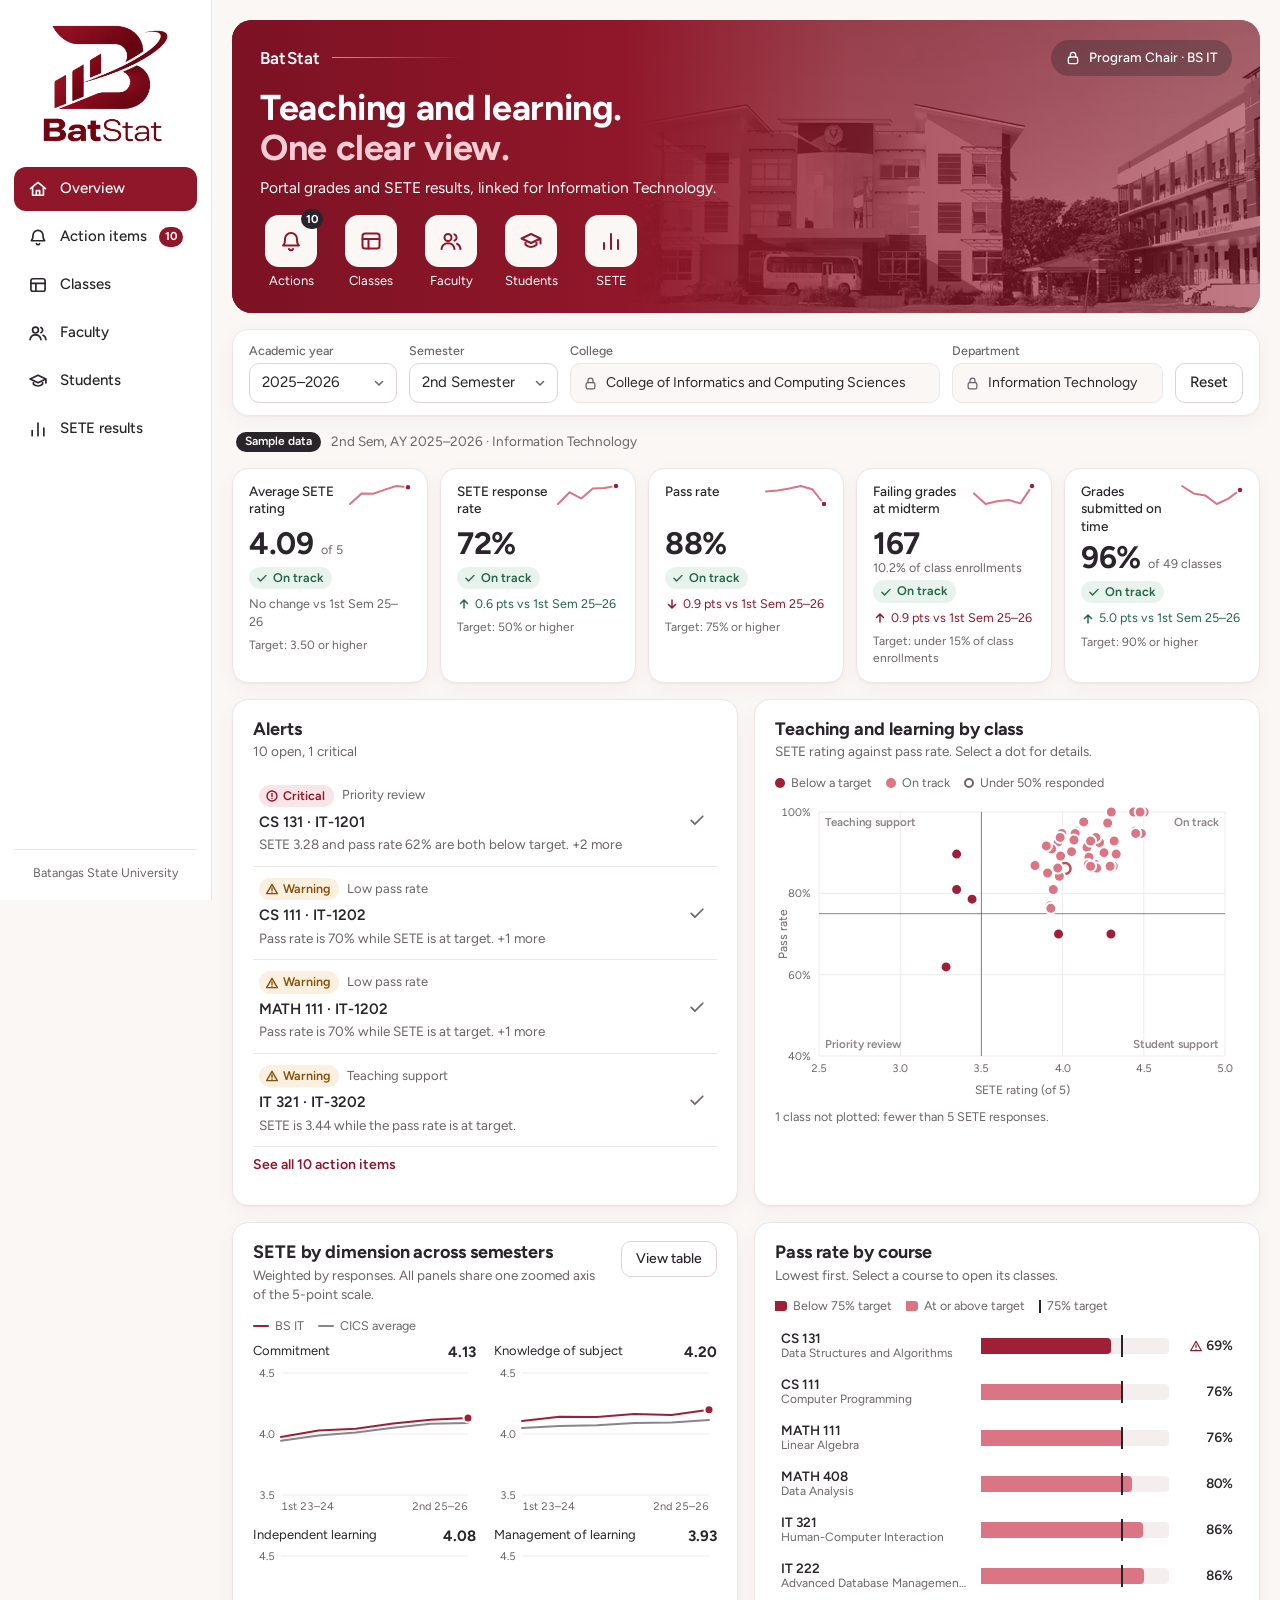
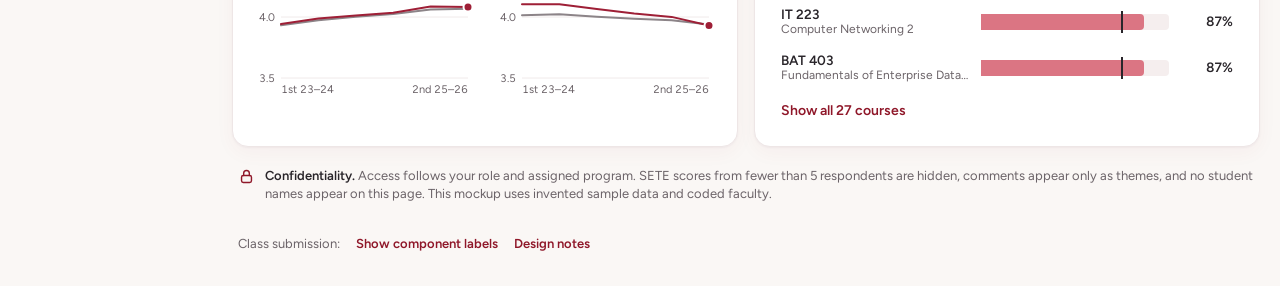
<file: index.html>
<!doctype html>
<html lang="en">
<head>
  <meta charset="utf-8">
  <meta name="viewport" content="width=device-width, initial-scale=1, viewport-fit=cover">
  <title>BatStat Dashboard</title>
  <meta name="description" content="BatStat: a one-page analytics dashboard for program chairs that links portal grades with SETE results.">
  <meta name="theme-color" content="#8F1729">
  <link rel="icon" type="image/png" href="assets/img/favicon.png">
  <link rel="preconnect" href="https://fonts.googleapis.com">
  <link rel="preconnect" href="https://fonts.gstatic.com" crossorigin>
  <link href="https://fonts.googleapis.com/css2?family=Figtree:wght@400;500;600;700&display=swap" rel="stylesheet">
  <link rel="stylesheet" href="css/styles.css">
</head>
<body>
  <svg class="sprite" aria-hidden="true" width="0" height="0">
    <defs>
      <symbol id="i-home" viewBox="0 0 24 24"><path d="M3 11.5 12 4l9 7.5M5.5 10v9.5h13V10M10 19.5V14h4v5.5"/></symbol>
      <symbol id="i-bell" viewBox="0 0 24 24"><path d="M6 10a6 6 0 1 1 12 0c0 5 2 6.5 2 6.5H4S6 15 6 10ZM10 20a2.2 2.2 0 0 0 4 0"/></symbol>
      <symbol id="i-chart" viewBox="0 0 24 24"><path d="M5 20v-6M12 20V5M19 20v-9"/></symbol>
      <symbol id="i-table" viewBox="0 0 24 24"><rect x="3.5" y="4.5" width="17" height="15" rx="2.5"/><path d="M3.5 10h17M9.5 10v9.5"/></symbol>
      <symbol id="i-people" viewBox="0 0 24 24"><circle cx="9" cy="8.5" r="3.5"/><path d="M2.5 20c.6-3.8 3-5.8 6.5-5.8s5.9 2 6.5 5.8M15.5 5.3a3.5 3.5 0 0 1 0 6.4M18 14.8c2 .8 3.1 2.5 3.5 5.2"/></symbol>
      <symbol id="i-note" viewBox="0 0 24 24"><path d="M6 3.5h9l4 4v13H6zM14.5 3.5V8H19M9.5 12.5h6M9.5 16.5h6"/></symbol>
      <symbol id="i-lock" viewBox="0 0 24 24"><rect x="5" y="10.5" width="14" height="10" rx="2.5"/><path d="M8 10.5V7.5a4 4 0 0 1 8 0v3"/></symbol>
      <symbol id="i-check" viewBox="0 0 24 24"><path d="m5 12.5 4.5 4.5L19 7.5"/></symbol>
      <symbol id="i-warn" viewBox="0 0 24 24"><path d="M12 4 2.8 20h18.4zM12 10v4.5M12 17.5v.2"/></symbol>
      <symbol id="i-alert" viewBox="0 0 24 24"><circle cx="12" cy="12" r="8.5"/><path d="M12 7.5v5.5M12 16.2v.2"/></symbol>
      <symbol id="i-info" viewBox="0 0 24 24"><circle cx="12" cy="12" r="8.5"/><path d="M12 11v5.2M12 7.8v.2"/></symbol>
      <symbol id="i-up" viewBox="0 0 24 24"><path d="M12 19V5M6 11l6-6 6 6"/></symbol>
      <symbol id="i-down" viewBox="0 0 24 24"><path d="M12 5v14M6 13l6 6 6-6"/></symbol>
      <symbol id="i-close" viewBox="0 0 24 24"><path d="M6 6l12 12M18 6 6 18"/></symbol>
      <symbol id="i-search" viewBox="0 0 24 24"><circle cx="11" cy="11" r="6.5"/><path d="m20 20-4.2-4.2"/></symbol>
      <symbol id="i-cap" viewBox="0 0 24 24"><path d="M2.5 9.5 12 5l9.5 4.5L12 14zM6.5 11.5v4.3c1.6 1.5 3.6 2.2 5.5 2.2s3.9-.7 5.5-2.2v-4.3M21.5 9.5v5"/></symbol>
      <symbol id="i-tag" viewBox="0 0 24 24"><circle cx="12" cy="12" r="8.5"/><path d="M12 8.5v7M8.5 12h7"/></symbol>
    </defs>
  </svg>

  <aside class="sidebar" aria-label="Main navigation">
    <a class="brand" href="#overview" aria-label="BatStat overview">
      <img class="brand-full" src="assets/img/logo-full.png" alt="BatStat" width="480" height="449">
      <img class="brand-mark" src="assets/img/logo-mark.png" alt="BatStat" width="256" height="169">
    </a>
    <nav class="side-nav">
      <a href="#overview" data-nav="overview" title="Overview"><svg class="icon"><use href="#i-home"/></svg><span>Overview</span></a>
      <a href="#actions" data-nav="actions" title="Action items"><svg class="icon"><use href="#i-bell"/></svg><span>Action items</span><b class="nav-badge" hidden></b></a>
      <a href="#classes" data-nav="classes" title="Classes"><svg class="icon"><use href="#i-table"/></svg><span>Classes</span></a>
      <a href="#faculty" data-nav="faculty" title="Faculty"><svg class="icon"><use href="#i-people"/></svg><span>Faculty</span></a>
      <a href="#students" data-nav="students" title="Student outcomes"><svg class="icon"><use href="#i-cap"/></svg><span>Students</span></a>
      <a href="#sete" data-nav="sete" title="SETE results"><svg class="icon"><use href="#i-chart"/></svg><span>SETE results</span></a>
    </nav>
    <p class="side-foot">Batangas State University</p>
  </aside>

  <main class="main">
    <header class="hero" id="hero" data-note="1">
      <img class="hero-img" alt="" src="assets/img/campus-1280.jpg"
           srcset="assets/img/campus-1280.jpg 1280w, assets/img/campus-2560.jpg 2560w"
           sizes="(max-width: 760px) 200vw, 60vw">
      <div class="hero-wash" aria-hidden="true"></div>
      <div class="hero-body">
        <div class="hero-top">
          <p class="eyebrow"><img class="eyebrow-mark" src="assets/img/logo-mark.png" alt="" width="256" height="169"><span>BatStat</span></p>
          <p class="role-pill"><svg class="icon"><use href="#i-lock"/></svg><span id="rolePill">Program Chair · BS IT</span></p>
        </div>
        <h1 id="heroTitle"></h1>
        <p class="hero-sub" id="heroSub"></p>
        <nav class="tiles" aria-label="Go to page">
          <a class="tile" href="#actions"><span class="tile-icon"><svg class="icon"><use href="#i-bell"/></svg><b class="badge nav-badge" hidden></b></span><span>Actions</span></a>
          <a class="tile" href="#classes"><span class="tile-icon"><svg class="icon"><use href="#i-table"/></svg></span><span>Classes</span></a>
          <a class="tile" href="#faculty"><span class="tile-icon"><svg class="icon"><use href="#i-people"/></svg></span><span>Faculty</span></a>
          <a class="tile" href="#students"><span class="tile-icon"><svg class="icon"><use href="#i-cap"/></svg></span><span>Students</span></a>
          <a class="tile" href="#sete"><span class="tile-icon"><svg class="icon"><use href="#i-chart"/></svg></span><span>SETE</span></a>
        </nav>
      </div>
    </header>

    <form class="filters" id="filters" data-note="2" aria-label="Dashboard filters" onsubmit="return false">
      <label class="field"><span>Academic year</span><select id="fAy"></select></label>
      <label class="field"><span>Semester</span><select id="fSem"></select></label>
      <div class="field wide"><span>College</span><p class="fixed-value" title="Set by your Program Chair account"><svg class="icon" aria-hidden="true"><use href="#i-lock"/></svg><b id="fCollege"></b></p></div>
      <div class="field"><span>Department</span><p class="fixed-value" title="Set by your Program Chair account"><svg class="icon" aria-hidden="true"><use href="#i-lock"/></svg><b id="fDept"></b></p></div>
      <div class="filter-actions">
        <button type="button" class="btn ghost" id="resetBtn">Reset</button>
      </div>
    </form>

    <p class="context-line" id="contextLine" role="status"></p>

    <!-- Overview: the one-page dashboard for Part III -->
    <div class="view" data-view="overview">
      <section class="kpis" id="kpis" aria-label="Key performance indicators"></section>

      <div class="grid two">
        <section class="card" id="alerts" data-note="8" aria-labelledby="alertsTitle">
          <div class="card-head">
            <div>
              <h2 id="alertsTitle">Alerts</h2>
              <p class="card-sub" id="alertsSub"></p>
            </div>
          </div>
          <div id="alertsList"></div>
        </section>

        <section class="card" data-note="9" aria-labelledby="scatterTitle">
          <div class="card-head">
            <div>
              <h2 id="scatterTitle">Teaching and learning by class</h2>
              <p class="card-sub" id="scatterSub"></p>
            </div>
          </div>
          <div class="legend" id="scatterLegend"></div>
          <div class="chart" id="scatter" data-note="12"></div>
          <p class="chart-note" id="scatterNote"></p>
        </section>
      </div>

      <div class="grid two">
        <section class="card" data-note="10" aria-labelledby="trendTitle">
          <div class="card-head">
            <div>
              <h2 id="trendTitle">SETE by dimension across semesters</h2>
              <p class="card-sub">Weighted by responses. All panels share one zoomed axis of the 5-point scale.</p>
            </div>
            <button type="button" class="btn ghost small" id="trendToggle" aria-pressed="false">View table</button>
          </div>
          <p class="chart-note trend-note" id="trendNote" hidden></p>
          <div class="legend" id="trendLegend"></div>
          <div class="minis" id="trend"></div>
          <div class="table-wrap" id="trendTable" hidden></div>
        </section>

        <section class="card" data-note="11" aria-labelledby="barsTitle">
          <div class="card-head">
            <div>
              <h2 id="barsTitle">Pass rate by course</h2>
              <p class="card-sub" id="barsSub"></p>
            </div>
          </div>
          <div class="legend" id="barsLegend"></div>
          <div class="bars" id="bars" data-note="12"></div>
        </section>
      </div>
    </div>

    <!-- Action items: follow up on flagged classes -->
    <div class="view" data-view="actions" hidden>
      <section class="card" aria-labelledby="actionsTitle">
        <div class="card-head wrap">
          <div>
            <h2 id="actionsTitle">Classes to follow up</h2>
            <p class="card-sub" id="actionsSub"></p>
          </div>
          <div class="table-tools" id="actionTools"></div>
        </div>
        <div id="actionsBody"></div>
      </section>
    </div>

    <!-- Classes: section performance and planning -->
    <div class="view" data-view="classes" hidden>
      <section class="card" id="planningCard" aria-labelledby="planningTitle">
        <div class="card-head">
          <div>
            <h2 id="planningTitle">Section planning</h2>
            <p class="card-sub" id="planningSub"></p>
          </div>
        </div>
        <div id="planning"></div>
      </section>

      <section class="card" aria-labelledby="classesTitle">
        <div class="card-head wrap">
          <div>
            <h2 id="classesTitle">All classes</h2>
            <p class="card-sub" id="classesSub"></p>
          </div>
          <div class="table-tools" id="tableTools">
            <label class="search"><svg class="icon"><use href="#i-search"/></svg><span class="sr-only">Search classes</span><input id="search" type="search" placeholder="Search course or faculty"></label>
            <button type="button" class="btn ghost small" id="flaggedBtn" aria-pressed="false">Flagged only</button>
            <button type="button" class="btn chip" id="courseChip" hidden></button>
          </div>
        </div>
        <div class="year-levels" id="yearLevels"></div>
        <div id="classesBody"></div>
      </section>
    </div>

    <!-- Faculty: teaching load and support planning -->
    <div class="view" data-view="faculty" hidden>
      <section class="summary" id="facultySummary" aria-label="Faculty summary"></section>
      <section class="card" aria-labelledby="facultyTitle">
        <div class="card-head">
          <div>
            <h2 id="facultyTitle">Teaching load and support</h2>
            <p class="card-sub" id="facultySub"></p>
          </div>
        </div>
        <div id="facultyBody"></div>
      </section>
    </div>

    <!-- Student outcomes: grades, incompletes, drops, gateway courses and continuation -->
    <div class="view" data-view="students" hidden>
      <div id="studentsLocked" hidden></div>
      <section class="kpis" id="studentKpis" aria-label="Student outcome indicators"></section>

      <section class="card" id="yearCard" aria-labelledby="yearTitle">
        <div class="card-head">
          <div>
            <h2 id="yearTitle">Outcomes by year level</h2>
            <p class="card-sub">Final grades for each year level this term. Select a row to open its classes.</p>
          </div>
        </div>
        <div class="legend" id="yearLegend"></div>
        <div id="yearOutcomes"></div>
      </section>

      <div class="grid two">
        <section class="card" id="gatewayCard" aria-labelledby="gatewayTitle">
          <div class="card-head">
            <div>
              <h2 id="gatewayTitle">Gateway courses to watch</h2>
              <p class="card-sub" id="gatewaySub"></p>
            </div>
          </div>
          <div id="gateway"></div>
        </section>

        <section class="card" id="typeCard" aria-labelledby="typeTitle">
          <div class="card-head">
            <div>
              <h2 id="typeTitle">Results by course type</h2>
              <p class="card-sub" id="typeSub"></p>
            </div>
          </div>
          <div id="typeOutcomes"></div>
        </section>
      </div>

      <section class="card" id="pipelineCard" aria-labelledby="pipelineTitle">
        <div class="card-head">
          <div>
            <h2 id="pipelineTitle">Enrollment and continuation by year level</h2>
            <p class="card-sub" id="pipelineSub"></p>
          </div>
        </div>
        <div id="pipeline"></div>
      </section>
    </div>

    <!-- SETE results: dimensions, themes and courses -->
    <div class="view" data-view="sete" hidden>
      <div id="seteLocked"></div>
      <div class="grid two" id="seteTop">
        <section class="card" aria-labelledby="seteDimTitle">
          <div class="card-head">
            <div>
              <h2 id="seteDimTitle">Results by dimension</h2>
              <p class="card-sub" id="seteDimSub"></p>
            </div>
          </div>
          <div id="seteDims"></div>
        </section>
        <section class="card" aria-labelledby="seteThemesTitle">
          <div class="card-head">
            <div>
              <h2 id="seteThemesTitle">Recurring comment themes</h2>
              <p class="card-sub">Use these to choose faculty development topics.</p>
            </div>
          </div>
          <div id="seteThemes"></div>
        </section>
      </div>
      <section class="card" id="seteCoursesCard" aria-labelledby="seteCoursesTitle">
        <div class="card-head">
          <div>
            <h2 id="seteCoursesTitle">Results by course</h2>
            <p class="card-sub">Scores below 3.50 are marked. Select a course to open its classes.</p>
          </div>
        </div>
        <div id="seteCourses"></div>
      </section>
    </div>

    <footer class="privacy" data-note="13">
      <svg class="icon"><use href="#i-lock"/></svg>
      <p><strong>Confidentiality.</strong> Access follows your role and assigned program. SETE scores from fewer than 5 respondents are hidden, comments appear only as themes, and no student names appear on this page. This mockup uses invented sample data and coded faculty.</p>
    </footer>

    <div class="mock-tools">
      <span>Class submission:</span>
      <button type="button" class="link-btn" id="labelsBtn" aria-pressed="false">Show component labels</button>
      <button type="button" class="link-btn" data-open-notes>Design notes</button>
    </div>
  </main>

  <nav class="tabbar" aria-label="Main navigation, mobile">
    <a href="#overview" data-nav="overview"><svg class="icon"><use href="#i-home"/></svg><span>Overview</span></a>
    <a href="#actions" data-nav="actions"><svg class="icon"><use href="#i-bell"/></svg><span>Actions</span><b class="nav-badge" hidden></b></a>
    <a href="#classes" data-nav="classes"><svg class="icon"><use href="#i-table"/></svg><span>Classes</span></a>
    <a href="#faculty" data-nav="faculty"><svg class="icon"><use href="#i-people"/></svg><span>Faculty</span></a>
    <a href="#students" data-nav="students"><svg class="icon"><use href="#i-cap"/></svg><span>Students</span></a>
    <a href="#sete" data-nav="sete"><svg class="icon"><use href="#i-chart"/></svg><span>SETE</span></a>
  </nav>

  <dialog class="sheet" id="drawer" aria-labelledby="drawerTitle">
    <div class="sheet-head">
      <div>
        <h2 id="drawerTitle"></h2>
        <p class="card-sub" id="drawerSub"></p>
      </div>
      <button type="button" class="icon-btn" data-close aria-label="Close details"><svg class="icon"><use href="#i-close"/></svg></button>
    </div>
    <div class="sheet-body" id="drawerBody"></div>
  </dialog>

  <dialog class="sheet wide" id="notes" aria-labelledby="notesTitle">
    <div class="sheet-head">
      <div>
        <h2 id="notesTitle">Design notes</h2>
        <p class="card-sub">Part III: what each labeled component does and why.</p>
      </div>
      <button type="button" class="icon-btn" data-close aria-label="Close design notes"><svg class="icon"><use href="#i-close"/></svg></button>
    </div>
    <div class="sheet-body notes">
      <p><strong>Primary user: Program Chair.</strong> Chairs make the decisions closest to the classroom: assigning teaching loads, opening or merging sections, planning faculty mentoring and referring at-risk classes for review. Everything here is a <em>proposed enhancement</em>. The current portal and SETE do not share data, so the linked views assume the proposed integration by faculty ID, subject code, section and semester.</p>

      <h3>Labeled components (Overview page)</h3>
      <ol class="component-list">
        <li id="note-1"><b>Header.</b> Shows the app name, the signed-in role and shortcuts to each page.</li>
        <li id="note-2"><b>Filters (interactive feature 1).</b> Academic year and semester, including Summer 1 and Summer 2, update every number and chart together, on every page. College and department are fixed to the chair's assignment.</li>
        <li id="note-3"><b>KPI 1: Average SETE rating.</b> Response-weighted score for the term. Target: 3.50 or higher.</li>
        <li id="note-4"><b>KPI 2: SETE response rate.</b> Shows how far the ratings can be trusted. Target: 50% or higher.</li>
        <li id="note-5"><b>KPI 3: Pass rate.</b> Share of class enrollments that ended in a passing grade. Target: 75% or higher.</li>
        <li id="note-6"><b>KPI 4: Failing grades at midterm.</b> An early warning before final grades. It counts class enrollments, so a student failing two classes counts twice. Target: under 15% of class enrollments.</li>
        <li id="note-7"><b>KPI 5: Grades submitted on time.</b> Share of classes that met the Registrar's deadline. Target: 90% or higher.</li>
        <li id="note-8"><b>Alerts (warning mechanism).</b> Threshold rules flag classes, explain why and link to the full follow-up list. The chair can mark each one as reviewed.</li>
        <li id="note-9"><b>Visualization 1: Scatter plot.</b> The view only integration makes possible. Each dot is a class, and the four zones separate a teaching concern from a student-support concern.</li>
        <li id="note-10"><b>Visualization 2: Small-multiple line charts.</b> One panel per SETE dimension across six regular semesters, against the college average. Summer terms stay out of the lines because each has just one course.</li>
        <li id="note-11"><b>Visualization 3: Horizontal bar chart.</b> Ranks courses by pass rate against the 75% target. Selecting a bar opens that course's classes.</li>
        <li id="note-12"><b>Drill-down (interactive feature 2).</b> Labeled on the scatter plot and bar chart, and available wherever the pointer becomes a hand. KPI cards and bars open the class list. Alerts and dots open a details panel with final grades, previous offerings, dimension scores, response confidence, comment themes and a suggested action.</li>
        <li id="note-13"><b>Confidentiality notice.</b> States the access and privacy rules where users can see them.</li>
      </ol>

      <h3>Account pages: built for the Program Chair</h3>
      <p>Overview is the one-page dashboard. The other pages support the chair's decisions listed in Part I.</p>
      <div class="table-wrap">
        <table class="plain">
          <thead><tr><th>Page</th><th>Question it answers</th><th>Decision it supports</th></tr></thead>
          <tbody>
            <tr><td>Overview</td><td>How did the program do this term?</td><td>Where to focus first</td></tr>
            <tr><td>Action items</td><td>Which classes need me, and why?</td><td>Refer at-risk classes for review and track follow-up</td></tr>
            <tr><td>Classes</td><td>How is each section doing and how full is it?</td><td>Open, merge or rebalance sections at each year level, and follow up on late grades</td></tr>
            <tr><td>Faculty</td><td>Who is overloaded, who has room and who needs support?</td><td>Assign teaching loads and plan mentoring</td></tr>
            <tr><td>Student outcomes</td><td>How are students finishing, and where do they get stuck?</td><td>Plan review classes for gateway courses, follow up on INC grades and drops, and raise retention concerns by year level</td></tr>
            <tr><td>SETE results</td><td>What do students report by dimension, course and theme?</td><td>Choose faculty development topics</td></tr>
          </tbody>
        </table>
      </div>

      <h3>Alert rules</h3>
      <div class="table-wrap">
        <table class="plain">
          <thead><tr><th>Rule</th><th>Trigger</th><th>Level</th></tr></thead>
          <tbody>
            <tr><td>Priority review</td><td>SETE below 3.50 and pass rate below 75%</td><td>Critical</td></tr>
            <tr><td>Low pass rate</td><td>Pass rate below 75%, with SETE at target</td><td>Warning</td></tr>
            <tr><td>Teaching support</td><td>SETE below 3.50, with pass rate at target</td><td>Warning</td></tr>
            <tr><td>Midterm risk</td><td>25% or more of the class failing at midterm</td><td>Warning</td></tr>
            <tr><td>Low response</td><td>Fewer than 50% of students responded</td><td>Caution</td></tr>
            <tr><td>Many incompletes</td><td>8% or more of the class (at least 3 students) received INC</td><td>Caution</td></tr>
            <tr><td>Late grades</td><td>Grades submitted after the deadline</td><td>Caution</td></tr>
          </tbody>
        </table>
      </div>
      <p class="chart-note">Course codes, titles, units, year levels and terms follow the BS IT curriculum on the student portal. Sections, enrollment, grades, SETE ratings, comment themes, faculty profiles and teaching assignments are invented. Students are assumed to move in block sections. Student headcounts are estimated from the largest class in each block, and the student-outcome targets (average grade 2.50, INC under 4%, drops under 3%, 30% midterm recovery, 85% continuation, 80% gateway watch line) are assumptions. All targets, the section capacities (45 students, or 30 for smaller NSTP components), the 18-unit load limit and the split of summer courses into Summer 1 and Summer 2 are assumptions. A live system would use the university's official values.</p>

      <h3>Guide questions</h3>
      <div class="qa">
        <h4>What information should appear first?</h4>
        <p>The five KPI cards appear directly under the filters, followed by the alerts. The chair first sees how the term went and which classes need action. Charts come next, for anyone who wants to know why, and the other pages hold the details.</p>
        <h4>Which visualization best presents SETE results across semesters or dimensions?</h4>
        <p>Small-multiple line charts. Lines show change over time, and one panel per dimension shows all four without tangled lines. All panels share one scale, so they compare fairly, and the college average gives context.</p>
        <h4>How can users filter by academic year, semester, college or department?</h4>
        <p>A single filter row sits above the content on every page and stays in view on larger screens. The chair chooses the academic year and the semester: 1st Semester, 2nd Semester, Summer 1 or Summer 2. College and department are shown but locked, because the account sets them. Every component recalculates from the same selection, so the numbers always agree, and Reset restores the default view. Roles with wider access, such as a dean, would be able to change these two filters.</p>
        <h4>How does the dashboard identify academic concerns or teaching improvement opportunities?</h4>
        <p>Alerts catch classes that cross a threshold. The scatter plot separates three situations: both measures low, low SETE only (mentoring or peer observation) and low pass rate only (prerequisites, section size or remedial sessions). The Faculty page suggests mentoring and possible mentors, and the SETE page groups recurring comment themes. Results prompt a review. They do not assign blame, because SETE measures perception and should be read with other evidence.</p>
        <h4>How does the dashboard protect confidential evaluations and student information?</h4>
        <p>Role-based access limits the chair to their assigned college and department, so the filters offer no other department to open. Other departments appear only inside the college average. SETE scores with fewer than 5 respondents are hidden, comments appear only as themes, and students are shown as counts. A live system would also need secure sign-in, access logs and compliance with the Data Privacy Act of 2012 (RA 10173). Counseling and health records stay out of the dashboard entirely.</p>
      </div>

      <h3>How this answers the Part I limitations</h3>
      <div class="table-wrap">
        <table class="plain">
          <thead><tr><th>Part I limitation</th><th>Dashboard response</th></tr></thead>
          <tbody>
            <tr><td>Portal and SETE are separate</td><td>Scatter plot and class list linked by faculty, subject, section and semester</td></tr>
            <tr><td>Static lists and manual reports</td><td>KPI cards and charts that recalculate from the filters</td></tr>
            <tr><td>No trend view</td><td>Six-semester line charts, plus sparklines and changes on KPI cards</td></tr>
            <tr><td>No early warning</td><td>Threshold alerts, including midterm risk before final grades</td></tr>
            <tr><td>SETE shown without response rate</td><td>Response rate beside every score, with low-response classes drawn as hollow dots</td></tr>
            <tr><td>Comments not analyzed</td><td>Comment themes on the SETE results page and in class details</td></tr>
            <tr><td>Limited comparison and filtering</td><td>Filters by academic year and semester within the chair's college and department, plus a college benchmark</td></tr>
            <tr><td>No role-based analytics</td><td>College and department locked to the chair's assignment</td></tr>
          </tbody>
        </table>
      </div>
    </div>
  </dialog>

  <div class="tip" id="tip" role="status" hidden></div>

  <script src="js/data.js"></script>
  <script src="js/app.js"></script>
</body>
</html>
</file>
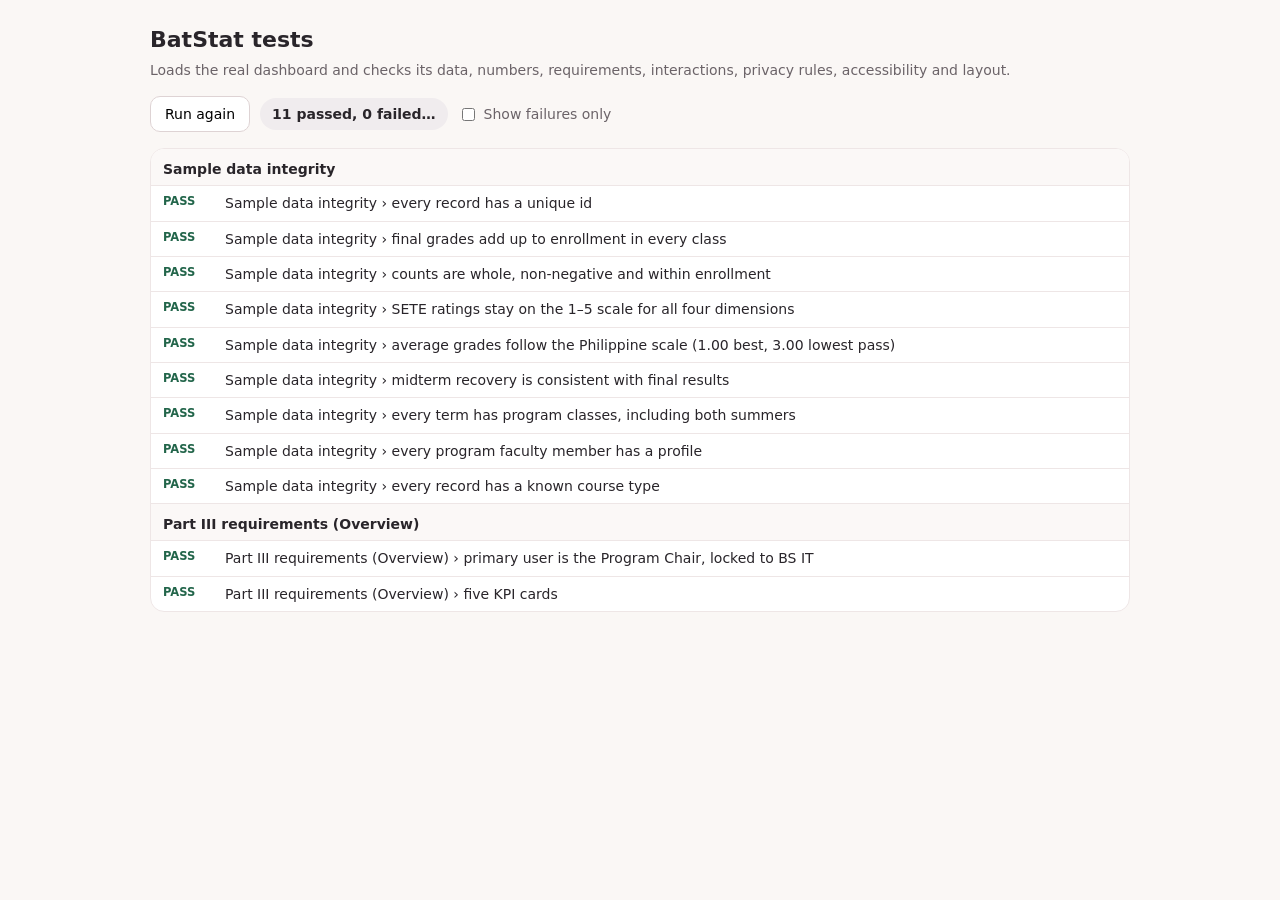
<file: tests/index.html>
<!doctype html>
<html lang="en">
<head>
  <meta charset="utf-8">
  <meta name="viewport" content="width=device-width, initial-scale=1">
  <title>BatStat tests</title>
  <link rel="icon" type="image/png" href="../assets/img/favicon.png">
  <!-- Open through the local server (e.g. http://localhost/dashboard/tests/) or run tests/run-tests.sh. -->
  <style>
    :root { --ink: #29252A; --muted: #6B6368; --line: #EEE6E6; --good: #22654A; --good-bg: #E8F3EE; --bad: #8F1729; --bad-bg: #F9E4E7; }
    body { margin: 0; padding: 24px 16px 48px; background: #FAF7F5; color: var(--ink); font: 14px/1.45 "Segoe UI", system-ui, sans-serif; }
    main { max-width: 980px; margin: 0 auto; }
    h1 { margin: 0 0 4px; font-size: 22px; }
    p.lead { margin: 0 0 16px; color: var(--muted); }
    .bar { display: flex; flex-wrap: wrap; align-items: center; gap: 10px; margin-bottom: 16px; }
    button { height: 36px; padding: 0 14px; border: 1px solid #DED3D4; border-radius: 10px; background: #fff; font: inherit; cursor: pointer; }
    .summary { padding: 6px 12px; border-radius: 999px; background: #F0ECEE; font-weight: 600; }
    .summary.pass { background: var(--good-bg); color: var(--good); }
    .summary.fail { background: var(--bad-bg); color: var(--bad); }
    label { display: inline-flex; align-items: center; gap: 6px; color: var(--muted); }
    ul { list-style: none; margin: 0; padding: 0; background: #fff; border: 1px solid var(--line); border-radius: 14px; overflow: hidden; }
    li { display: grid; grid-template-columns: 52px 1fr; gap: 2px 10px; padding: 7px 12px; border-top: 1px solid var(--line); }
    li.suite { display: block; padding: 10px 12px 6px; font-weight: 700; background: #FBF8F7; }
    li:first-child { border-top: 0; }
    .badge { font-size: 11.5px; font-weight: 700; }
    li.pass .badge { color: var(--good); }
    li.fail { background: var(--bad-bg); }
    li.fail .badge { color: var(--bad); }
    .detail { grid-column: 2; color: var(--bad); font-size: 13px; }
    .detail:empty { display: none; }
    body.failures-only li.pass { display: none; }
    /* The app frame stays inside the viewport (but invisible): browsers pause rendering and
       resize events for off-screen frames, which would stall the resize tests. */
    #stage { position: fixed; left: 0; top: 0; z-index: -1; opacity: 0; pointer-events: none; }
    #stage iframe { border: 0; display: block; }
    #report { display: none; }
  </style>
</head>
<body>
  <main>
    <h1>BatStat tests</h1>
    <p class="lead">Loads the real dashboard and checks its data, numbers, requirements, interactions, privacy rules, accessibility and layout.</p>
    <div class="bar">
      <button type="button" id="rerun">Run again</button>
      <span class="summary" id="summary" role="status">Running…</span>
      <label><input type="checkbox" id="onlyFail"> Show failures only</label>
    </div>
    <ul id="results" aria-live="polite"></ul>
  </main>
  <div id="stage" aria-hidden="true"></div>
  <pre id="report"></pre>

  <script src="../js/data.js"></script>
  <script src="runner.js"></script>
  <script src="suites.js"></script>
  <script>
    document.getElementById('rerun').addEventListener('click', () => location.reload());
    document.getElementById('onlyFail').addEventListener('change', e => document.body.classList.toggle('failures-only', e.target.checked));
    runAll();
  </script>
</body>
</html>
</file>
<file: css/styles.css>
/* BatStat palette: Deep Crimson, Rose Red, Soft Blush, Ivory, Charcoal */
:root {
  color-scheme: light;
  --crimson: #8F1729;
  --rose: #C9475C;
  --blush: #F5E9E9;
  --ivory: #FAF7F5;
  --charcoal: #29252A;

  --surface: #FFFFFF;
  --ink: var(--charcoal);
  --muted: #6B6368;
  --line: #EEE6E6;
  --track: #F5EEEE;

  /* Chart marks: validated shades of the brand hues (crimson itself is too dark for marks) */
  --mark-alert: #9E1F36;
  --mark-ok: #DB7583;
  --mark-ref: #8C8488;
  --grid: #F0EAEA;

  /* Status */
  --good: #22654A;
  --good-bg: #E8F3EE;
  --warning: #85500A;
  --warning-bg: #FBF0DF;
  --critical: #8F1729;
  --critical-bg: #F9E4E7;
  --caution: #57505A;
  --caution-bg: #F0ECEE;

  /* Final-grade outcomes: validated categorical order (passed, failed, incomplete, dropped). */
  --out-pass: #DB7583;
  --out-fail: #9E1F36;
  --out-inc: #B07A12;
  --out-drop: #3E6CC4;

  --radius: 16px;
  --radius-sm: 10px;
  --shadow: 0 1px 2px rgba(41, 37, 42, .04), 0 6px 20px rgba(143, 23, 41, .04);
  --gutter: 20px;
}

* { box-sizing: border-box; }
html { scroll-behavior: smooth; scroll-padding-top: 96px; -webkit-text-size-adjust: 100%; }
@media (prefers-reduced-motion: reduce) {
  html { scroll-behavior: auto; }
  * { transition: none !important; animation: none !important; }
}
body {
  margin: 0;
  background: var(--ivory);
  color: var(--ink);
  font: 400 15px/1.45 "Figtree", "Segoe UI", system-ui, -apple-system, Roboto, sans-serif;
}
h1, h2, h3, h4, p, ul, ol, figure { margin: 0; padding: 0; }
ul, ol { list-style: none; }
button, select, input { font: inherit; color: inherit; }
button { cursor: pointer; background: none; border: 0; padding: 0; text-align: left; }
a { color: inherit; text-decoration: none; }
img { display: block; }
[hidden] { display: none !important; }
:focus-visible { outline: 2px solid var(--rose); outline-offset: 2px; border-radius: 6px; }
.sprite { position: absolute; }
.sr-only { position: absolute; width: 1px; height: 1px; overflow: hidden; clip-path: inset(50%); white-space: nowrap; }
.icon { width: 20px; height: 20px; flex: none; fill: none; stroke: currentColor; stroke-width: 2; stroke-linecap: round; stroke-linejoin: round; }

/* ---------- Sidebar ---------- */
.sidebar {
  position: fixed; inset: 0 auto 0 0; width: 212px; z-index: 30;
  display: flex; flex-direction: column; gap: 24px;
  padding: 24px 14px 18px;
  background: var(--surface);
  border-right: 1px solid var(--line);
}
.brand { display: block; padding: 0 28px; }
.brand-full { width: 100%; height: auto; }
.brand-mark { display: none; width: 100%; height: auto; }
.side-nav { display: flex; flex-direction: column; gap: 4px; }
.side-nav a, .side-nav button {
  display: flex; align-items: center; gap: 12px; width: 100%; min-height: 44px;
  padding: 0 14px; border-radius: 12px; font-weight: 500; color: var(--ink);
  transition: background .15s;
}
.side-nav a:hover, .side-nav button:hover { background: var(--blush); }
.side-nav a.active { background: var(--crimson); color: #fff; }
.side-foot { margin-top: auto; padding: 14px 8px 0; border-top: 1px solid var(--line); font-size: 12.5px; color: var(--muted); text-align: center; }

.main {
  margin-left: 212px; padding: var(--gutter);
  display: flex; flex-direction: column; gap: 16px;
  max-width: 1560px;
}

/* ---------- Hero ---------- */
.hero {
  position: relative; overflow: hidden; border-radius: 20px;
  background: var(--crimson); color: #fff; isolation: isolate;
}
.hero-img {
  position: absolute; top: 0; right: 0; width: 64%; height: 100%; z-index: -2;
  object-fit: cover; object-position: 40% 66%;
  filter: grayscale(1) contrast(1.12) brightness(1.15);
}
.hero-wash {
  position: absolute; inset: 0; z-index: -1;
  background:
    linear-gradient(90deg, #7C1224 0%, #8F1729 38%, rgba(143, 23, 41, .62) 60%, rgba(143, 23, 41, .38) 100%),
    linear-gradient(0deg, rgba(143, 23, 41, .3), rgba(143, 23, 41, .3));
}
.hero-body { padding: 20px 28px 22px; }
.hero-top { display: flex; align-items: center; justify-content: space-between; gap: 12px; }
.eyebrow { display: flex; align-items: center; gap: 12px; font-size: 17px; font-weight: 600; letter-spacing: .01em; }
.eyebrow::after { content: ""; width: 130px; height: 1px; background: linear-gradient(90deg, rgba(255,255,255,.55), transparent); }
.eyebrow-mark { display: none; width: 34px; height: auto; padding: 5px; box-sizing: content-box; border-radius: 9px; background: var(--ivory); }
.role-pill {
  display: flex; align-items: center; gap: 8px; min-height: 36px; padding: 0 14px;
  border-radius: 999px; background: rgba(41, 37, 42, .34); font-size: 13.5px; font-weight: 500; white-space: nowrap;
}
.role-pill .icon { width: 16px; height: 16px; }
.hero h1 { margin-top: 12px; font-size: clamp(26px, 3vw, 36px); line-height: 1.12; font-weight: 700; letter-spacing: -.01em; }
.hero h1 em { font-style: normal; color: #F7CDD4; }
.hero-sub { margin-top: 8px; font-size: 15.5px; max-width: 54ch; }
.tiles { display: flex; gap: 18px; margin-top: 16px; flex-wrap: wrap; }
.tile { display: flex; flex-direction: column; align-items: center; gap: 5px; width: 62px; color: #fff; font-size: 13px; text-align: center; }
.tile-icon {
  position: relative; display: grid; place-items: center; width: 52px; height: 52px;
  border-radius: 14px; background: var(--ivory); color: var(--crimson);
  transition: transform .15s;
}
.tile:hover .tile-icon { transform: translateY(-2px); }
.tile-icon .icon { width: 24px; height: 24px; }
.badge {
  position: absolute; top: -6px; right: -6px; min-width: 20px; height: 20px; padding: 0 5px;
  display: grid; place-items: center; border-radius: 999px;
  background: var(--charcoal); color: #fff; font-size: 11.5px; font-weight: 700;
}

/* ---------- Filters ---------- */
.filters {
  /* Pinned to the top while scrolling (see .stuck below). */
  position: sticky; top: 12px; z-index: 20;
  display: flex; align-items: flex-end; gap: 12px; flex-wrap: wrap;
  padding: 12px 16px; border-radius: var(--radius);
  background: var(--surface);
  border: 1px solid var(--line); box-shadow: var(--shadow);
  transition: box-shadow .2s;
}
/* While pinned, a band of page color (first shadow) hides content scrolling past above the bar
   and behind its rounded corners, and a soft drop shadow lifts the bar off the content. */
.filters.stuck { box-shadow: 0 -12px 0 12px var(--ivory), 0 10px 22px -6px rgba(41, 37, 42, .16); }
.field { display: flex; flex-direction: column; gap: 3px; flex: 1 1 150px; min-width: 0; }
.field span { font-size: 12.5px; font-weight: 500; color: var(--muted); }
.field select {
  width: 100%; height: 40px; padding: 0 30px 0 12px; border: 1px solid #DED3D4; border-radius: var(--radius-sm);
  background: var(--surface) url("data:image/svg+xml,%3Csvg xmlns='http://www.w3.org/2000/svg' width='12' height='12' viewBox='0 0 24 24' fill='none' stroke='%236B6368' stroke-width='3' stroke-linecap='round' stroke-linejoin='round'%3E%3Cpath d='m5 9 7 7 7-7'/%3E%3C/svg%3E") no-repeat right 11px center;
  appearance: none; -webkit-appearance: none; text-overflow: ellipsis; cursor: pointer;
}
.field.wide { flex: 2.4 1 350px; }
.field:has(#fAy), .field:has(#fSem) { flex: 1 1 140px; }
.field:has(#fDept) { flex: 1.3 1 200px; }
.field select:hover { border-color: var(--rose); }
.fixed-value { display: flex; align-items: center; gap: 8px; min-height: 40px; padding: 7px 12px; border: 1px solid var(--line); border-radius: var(--radius-sm); background: var(--ivory); font-size: 14px; line-height: 1.25; }
.fixed-value .icon { width: 15px; height: 15px; color: var(--muted); }
.fixed-value b { font-weight: 400; }
.filter-actions { display: flex; gap: 8px; }
.btn {
  display: inline-flex; align-items: center; justify-content: center; gap: 7px;
  height: 40px; padding: 0 14px; border-radius: var(--radius-sm); font-weight: 500; white-space: nowrap;
  transition: background .15s, border-color .15s;
}
.btn.small { height: 36px; font-size: 14px; }
.btn .icon { width: 17px; height: 17px; }
.btn.ghost { border: 1px solid #DED3D4; background: var(--surface); }
.btn.ghost:hover { background: var(--blush); border-color: var(--blush); }
.btn.ghost[aria-pressed="true"] { background: var(--crimson); border-color: var(--crimson); color: #fff; }
.btn.chip { height: 36px; font-size: 14px; background: var(--blush); color: var(--crimson); font-weight: 600; }
.btn.chip:hover { background: #EFDADC; }

.context-line { display: flex; align-items: center; flex-wrap: wrap; gap: 6px 10px; padding: 0 4px; font-size: 13.5px; color: var(--muted); }
.sample-tag { padding: 1px 9px; border-radius: 999px; background: var(--charcoal); color: #fff; font-size: 12px; font-weight: 600; }
.scope-note { display: inline-flex; align-items: center; gap: 5px; color: var(--crimson); font-weight: 600; }
.scope-note .icon { width: 15px; height: 15px; }

/* ---------- KPI cards ---------- */
.kpis { display: grid; grid-template-columns: repeat(5, minmax(0, 1fr)); gap: 12px; }
.kpi {
  position: relative; display: flex; flex-direction: column; align-items: flex-start; gap: 6px;
  width: 100%; padding: 14px 16px; border-radius: var(--radius);
  background: var(--surface); border: 1px solid var(--line); box-shadow: var(--shadow);
  transition: border-color .15s, transform .15s;
}
button.kpi:hover { border-color: var(--rose); transform: translateY(-1px); }
.kpi-top { display: flex; align-items: flex-start; justify-content: space-between; gap: 8px; width: 100%; min-height: 38px; }
.kpi-label { font-size: 13.5px; font-weight: 500; line-height: 1.3; }
.spark { flex: none; }
.spark-line { fill: none; stroke: var(--mark-ok); stroke-width: 2; stroke-linecap: round; stroke-linejoin: round; }
.spark-dot { fill: var(--mark-alert); stroke: var(--surface); stroke-width: 1.5; }
.kpi-value { display: flex; align-items: baseline; flex-wrap: wrap; gap: 0 7px; font-size: 31px; font-weight: 700; line-height: 1.1; letter-spacing: -.01em; }
.kpi-value small { font-size: 12.5px; font-weight: 400; color: var(--muted); letter-spacing: 0; }
.kpi-delta { display: flex; align-items: center; gap: 4px; font-size: 12.5px; color: var(--muted); }
.kpi-delta .icon { width: 14px; height: 14px; stroke-width: 2.5; }
.kpi-delta.better { color: var(--good); }
.kpi-delta.worse { color: var(--critical); }
.kpi-target { font-size: 12px; color: var(--muted); }

.status {
  display: inline-flex; align-items: center; gap: 4px; padding: 2px 9px 2px 6px; border-radius: 999px;
  font-size: 12.5px; font-weight: 600; white-space: nowrap;
}
.status .icon { width: 14px; height: 14px; stroke-width: 2.4; }
.status.good { color: var(--good); background: var(--good-bg); }
.status.warning { color: var(--warning); background: var(--warning-bg); }
.status.critical { color: var(--critical); background: var(--critical-bg); }
.status.caution { color: var(--caution); background: var(--caution-bg); }

/* ---------- Cards + grid ---------- */
.grid.two { display: grid; grid-template-columns: repeat(2, minmax(0, 1fr)); gap: 16px; align-items: stretch; }
.card { position: relative; min-width: 0; padding: 18px 20px; border-radius: var(--radius); background: var(--surface); border: 1px solid var(--line); box-shadow: var(--shadow); }
.card-head { display: flex; align-items: flex-start; justify-content: space-between; gap: 12px; margin-bottom: 12px; }
.card-head.wrap { flex-wrap: wrap; }
.card h2, .sheet h2 { font-size: 18px; font-weight: 700; line-height: 1.25; letter-spacing: -.005em; }
.card-sub { margin-top: 2px; font-size: 13.5px; color: var(--muted); }
.chart-note { margin-top: 8px; font-size: 12.5px; color: var(--muted); }

/* ---------- Alerts ---------- */
.alert-list { display: flex; flex-direction: column; }
.alert { display: flex; align-items: center; gap: 8px; border-top: 1px solid var(--line); }
.alert:first-child { border-top: 0; }
.alert-main { flex: 1; min-width: 0; display: flex; flex-direction: column; gap: 2px; padding: 11px 6px; border-radius: 10px; transition: background .15s; }
.alert-main:hover { background: var(--ivory); }
.alert-line { display: flex; align-items: center; flex-wrap: wrap; gap: 8px; margin-bottom: 3px; }
.alert-kind { font-size: 13px; color: var(--muted); }
.alert-title { font-weight: 600; }
.alert-why { font-size: 13.5px; color: var(--muted); }
.icon-btn {
  flex: none; display: grid; place-items: center; width: 40px; height: 40px; border-radius: 50%;
  color: var(--muted); transition: background .15s, color .15s;
}
.icon-btn:hover { background: var(--blush); color: var(--crimson); }
.alert-foot { display: flex; flex-wrap: wrap; gap: 16px; padding-top: 8px; border-top: 1px solid var(--line); }
.link-btn { min-height: 32px; font-size: 14px; font-weight: 600; color: var(--crimson); }
.link-btn:hover { text-decoration: underline; }
.locked { display: flex; align-items: flex-start; gap: 10px; padding: 14px; border-radius: var(--radius-sm); background: var(--ivory); color: var(--muted); font-size: 14px; }
.locked .icon { color: var(--crimson); }
.locked.calm .icon { color: var(--good); }

/* ---------- Legends + shared chart marks ---------- */
.legend { display: flex; flex-wrap: wrap; gap: 4px 14px; margin-bottom: 8px; font-size: 12.5px; color: var(--muted); }
.legend-item { display: inline-flex; align-items: center; gap: 6px; }
.key { display: inline-block; flex: none; }
.key.dot-alert, .key.dot-ok, .key.dot-hollow { width: 10px; height: 10px; border-radius: 50%; }
.key.dot-alert { background: var(--mark-alert); }
.key.dot-ok { background: var(--mark-ok); }
.key.dot-hollow { background: var(--surface); border: 2px solid var(--muted); }
.key.line-main, .key.line-ref { width: 16px; height: 2px; border-radius: 2px; }
.key.line-main { background: var(--mark-alert); }
.key.line-ref { background: var(--mark-ref); }
.key.bar-alert, .key.bar-ok { width: 12px; height: 10px; border-radius: 0 3px 3px 0; }
.key.bar-alert { background: var(--mark-alert); }
.key.bar-ok { background: var(--mark-ok); }
.key.tick-target { width: 2px; height: 13px; background: var(--charcoal); }

.chart { position: relative; width: 100%; }
svg .grid { stroke: var(--grid); stroke-width: 1; }
svg .tick { font-size: 11px; fill: var(--muted); font-variant-numeric: tabular-nums; }
svg .axis-title { font-size: 12px; fill: var(--muted); }
svg .zone-label { font-size: 11.5px; font-weight: 600; fill: #8D8388; }
svg .target-line { stroke: var(--charcoal); stroke-width: 1; opacity: .55; }
svg .hit { fill: transparent; }
svg .dot { stroke: var(--surface); stroke-width: 2; transition: r .12s; }
svg .dot.alert-mark { fill: var(--mark-alert); }
svg .dot.ok-mark { fill: var(--mark-ok); }
svg .dot.hollow { fill: var(--surface); stroke-width: 2.5; }
svg .dot.hollow.alert-mark { stroke: var(--mark-alert); }
svg .dot.hollow.ok-mark { stroke: #B8505F; }
svg .dot-group.clickable { cursor: pointer; }
svg .dot-group:hover .dot, svg .dot-group:focus .dot { r: 7.5; }
svg .dot-group { outline: none; }
svg .dot-group:focus-visible .hit { stroke: var(--rose); stroke-width: 2; }
svg .dot-group.dim { opacity: .18; }
svg .line { fill: none; stroke-width: 2; stroke-linecap: round; stroke-linejoin: round; }
svg .line.main { stroke: var(--mark-alert); }
svg .line.ref { stroke: var(--mark-ref); }
svg .line-dot { fill: var(--mark-alert); stroke: var(--surface); stroke-width: 2; }
svg .cross { stroke: var(--charcoal); stroke-width: 1; opacity: .4; pointer-events: none; }
svg .overlay { fill: transparent; touch-action: pan-y; cursor: crosshair; }

/* ---------- Small multiples ---------- */
.minis { display: grid; grid-template-columns: repeat(2, minmax(0, 1fr)); gap: 12px 18px; }
.mini figcaption { display: flex; justify-content: space-between; gap: 8px; font-size: 13px; line-height: 1.3; margin-bottom: 2px; }
.mini figcaption b { font-size: 15px; font-weight: 700; }
.mini-chart { width: 100%; }
.mini-chart svg, .chart svg { display: block; max-width: 100%; }

/* ---------- Bars ---------- */
.bars { position: relative; display: flex; flex-direction: column; gap: 2px; }
.bar-row {
  display: grid; grid-template-columns: minmax(120px, 42%) minmax(60px, 1fr) 54px; align-items: center; gap: 10px;
  width: 100%; min-height: 44px; padding: 4px 6px; border-radius: 10px; transition: background .15s, opacity .15s;
}
button.bar-row:hover { background: var(--ivory); }
.bar-row.selected { background: var(--blush); }
.bar-row.dim { opacity: .5; }
.bar-label { display: flex; flex-direction: column; min-width: 0; line-height: 1.25; }
.bar-label b { font-size: 13.5px; font-weight: 600; }
.bar-label span { font-size: 12px; color: var(--muted); white-space: nowrap; overflow: hidden; text-overflow: ellipsis; }
.bar-track { position: relative; display: block; height: 16px; background: var(--track); border-radius: 0 4px 4px 0; }
.bar-fill { display: block; height: 100%; border-radius: 0 4px 4px 0; }
.bar-fill.alert-mark { background: var(--mark-alert); }
.bar-fill.ok-mark { background: var(--mark-ok); }
.bar-target { position: absolute; top: -3px; bottom: -3px; width: 2px; margin-left: -1px; background: var(--charcoal); }
.bar-value { display: inline-flex; align-items: center; justify-content: flex-end; gap: 3px; font-size: 13.5px; font-weight: 600; font-variant-numeric: tabular-nums; }
.bar-value .icon { width: 14px; height: 14px; color: var(--critical); }

/* ---------- Tables ---------- */
.table-tools { display: flex; align-items: center; flex-wrap: wrap; gap: 8px; }
.search { display: flex; align-items: center; gap: 7px; height: 36px; padding: 0 11px; border: 1px solid #DED3D4; border-radius: var(--radius-sm); background: var(--surface); }
.search:focus-within { border-color: var(--rose); }
.search .icon { width: 16px; height: 16px; color: var(--muted); }
.search input { width: 180px; min-width: 0; border: 0; outline: 0; background: none; font-size: 14px; }
.table-wrap { overflow-x: auto; }
table { width: 100%; border-collapse: collapse; }
.classes th, .classes td, .plain th, .plain td { padding: 10px; text-align: left; border-bottom: 1px solid var(--line); vertical-align: middle; }
.classes th { padding: 6px 10px; }
.classes th.num, .classes td.num { text-align: right; font-variant-numeric: tabular-nums; }
.sort-btn { display: inline-flex; align-items: center; gap: 3px; min-height: 32px; font-size: 13px; font-weight: 600; color: var(--muted); white-space: nowrap; }
.sort-btn:hover, .sort-btn.active { color: var(--ink); }
.sort-btn .icon { width: 14px; height: 14px; stroke-width: 2.5; }
.classes td { font-size: 14px; }
.classes tr.row { cursor: pointer; transition: background .12s; }
.classes tr.row:hover { background: var(--ivory); }
.classes tr.row:focus-visible { outline: 2px solid var(--rose); outline-offset: -2px; }
.classes tbody tr:last-child td { border-bottom: 0; }
.class-cell b { display: block; font-weight: 600; white-space: nowrap; }
.class-cell span { font-size: 12.5px; color: var(--muted); }
td.below { color: var(--critical); font-weight: 600; }
td small { font-size: 11.5px; font-weight: 400; color: var(--muted); }
.muted { color: var(--muted); font-weight: 400; }
.plain { font-size: 13.5px; }
.plain th { font-weight: 600; font-size: 13px; color: var(--muted); }
.plain.numeric td, .plain.numeric th { white-space: nowrap; font-variant-numeric: tabular-nums; }
.plain tr.current td { background: var(--blush); font-weight: 600; }

.privacy { position: relative; display: flex; gap: 10px; padding: 4px 6px 8px; color: var(--muted); font-size: 13px; }
.privacy .icon { width: 17px; height: 17px; margin-top: 1px; color: var(--crimson); }
.privacy strong { color: var(--ink); font-weight: 600; }

/* ---------- Tooltip ---------- */
.tip {
  position: fixed; z-index: 100; max-width: 250px; padding: 8px 11px; border-radius: 9px;
  background: var(--charcoal); color: #fff; font-size: 12.5px; pointer-events: none;
  box-shadow: 0 6px 18px rgba(41, 37, 42, .25);
}
.tip-title { margin-bottom: 3px; color: #D8D2D5; }
.tip-row { display: flex; align-items: center; gap: 6px; }
.tip-row b { font-weight: 700; font-variant-numeric: tabular-nums; }
.tip-row span:last-child { color: #D8D2D5; }
.tip-key { width: 12px; height: 2px; }
.tip-key.line-main { background: #F2A0AD; }
.tip-key.line-ref { background: #BDB6BA; }

/* ---------- Dialog sheets ---------- */
.sheet {
  width: min(480px, 100vw); max-width: 100vw; height: 100dvh; max-height: 100dvh;
  margin: 0 0 0 auto; padding: 0; border: 0; color: var(--ink); background: var(--surface);
  box-shadow: -12px 0 40px rgba(41, 37, 42, .18);
}
.sheet.wide { width: min(760px, 100vw); }
.sheet[open] { display: flex; flex-direction: column; animation: slide .2s ease-out; }
.sheet::backdrop { background: rgba(41, 37, 42, .42); }
@keyframes slide { from { transform: translateX(24px); opacity: 0; } to { transform: none; opacity: 1; } }
.sheet-head { display: flex; align-items: flex-start; justify-content: space-between; gap: 12px; padding: 18px 20px 14px; border-bottom: 1px solid var(--line); }
.sheet-body { flex: 1; overflow-y: auto; padding: 16px 20px 28px; display: flex; flex-direction: column; gap: 20px; overscroll-behavior: contain; }
.sheet h3 { font-size: 15px; font-weight: 700; margin-bottom: 8px; }
.stats { display: grid; grid-template-columns: repeat(2, minmax(0, 1fr)); gap: 8px; }
.stat { display: flex; flex-direction: column; padding: 10px 12px; border-radius: var(--radius-sm); background: var(--ivory); }
.stat span { font-size: 12.5px; color: var(--muted); }
.stat b { font-size: 22px; font-weight: 700; line-height: 1.2; }
.stat small { font-size: 12px; color: var(--muted); }
.stat.below b { color: var(--critical); }
.dims { display: flex; flex-direction: column; gap: 8px; margin-top: 8px; }
.dim-row { display: grid; grid-template-columns: 148px minmax(40px, 1fr) 38px; align-items: center; gap: 10px; font-size: 13.5px; }
.dim-row b { text-align: right; font-weight: 600; font-variant-numeric: tabular-nums; }
.issues { display: flex; flex-direction: column; gap: 12px; }
.issues p { margin-top: 5px; font-size: 14px; }
.issues .next { color: var(--muted); }
.themes { display: flex; flex-direction: column; gap: 6px; }
.themes li { display: flex; align-items: center; gap: 8px; font-size: 14px; }
.themes .icon { width: 16px; height: 16px; }
.themes .strength .icon { color: var(--good); }
.themes .concern .icon { color: var(--warning); }
.themes b { margin-left: auto; font-size: 13px; font-weight: 500; color: var(--muted); white-space: nowrap; }
.caveat { display: flex; gap: 8px; padding: 10px 12px; border-radius: var(--radius-sm); background: var(--blush); font-size: 13px; }
.caveat .icon { width: 17px; height: 17px; color: var(--crimson); }
.calm-line { display: flex; align-items: center; gap: 7px; font-size: 14px; }
.calm-line .icon { color: var(--good); }

.notes { font-size: 14.5px; }
.notes h3 { margin: 4px 0 -8px; font-size: 16px; }
.component-list { counter-reset: note; display: flex; flex-direction: column; gap: 4px; }
.component-list li { counter-increment: note; position: relative; padding: 6px 8px 6px 40px; border-radius: 8px; }
.component-list li::before {
  content: counter(note); position: absolute; left: 8px; top: 6px; display: grid; place-items: center;
  width: 23px; height: 23px; border-radius: 50%; background: var(--crimson); color: #fff; font-size: 12px; font-weight: 700;
}
.component-list li.hit-note { background: var(--blush); }
.component-list b { font-weight: 600; }
.qa h4 { margin-top: 14px; font-size: 14.5px; font-weight: 600; }
.qa h4:first-child { margin-top: 0; }
.qa p { margin-top: 3px; color: #4C454B; }

/* ---------- Component labels (wireframe mode) ---------- */
.note-tag {
  display: none; position: absolute; top: -8px; left: -8px; z-index: 6;
  width: 25px; height: 25px; place-items: center; border-radius: 50%;
  background: var(--charcoal); color: #fff; font-size: 12px; font-weight: 700; text-align: center;
  box-shadow: 0 0 0 2px var(--surface);
}
.show-labels .note-tag { display: grid; }
.show-labels .hero .note-tag { top: auto; left: auto; right: 10px; bottom: 10px; }
.show-labels .privacy { padding-left: 24px; }
.show-labels [data-note] { outline: 1.5px solid var(--rose); outline-offset: 1px; }
/* Drill-down tags sit top-right so they do not cover axis ticks or course codes. */
.show-labels .chart > .note-tag, .show-labels .bars > .note-tag { left: auto; right: -8px; }
.sheet .note-tag { display: none !important; }
.sheet[data-note] { outline: 0 !important; }

/* ---------- Account pages ---------- */
.view { display: flex; flex-direction: column; gap: 16px; }
.hero.compact h1 { font-size: clamp(22px, 2.4vw, 28px); margin-top: 8px; }
.hero.compact .hero-sub { margin-top: 4px; max-width: 62ch; }
.hero.compact .tiles { display: none; }
.hero.compact .hero-body { padding-bottom: 18px; }

.side-nav a { position: relative; }
.nav-badge:not(.badge) {
  min-width: 20px; height: 20px; padding: 0 6px; margin-left: auto;
  display: grid; place-items: center; border-radius: 999px;
  background: var(--crimson); color: #fff; font-size: 11.5px; font-weight: 700;
}
.side-nav a.active .nav-badge { background: #fff; color: var(--crimson); }

.mock-tools { display: flex; align-items: center; flex-wrap: wrap; gap: 4px 16px; padding: 0 6px 6px; font-size: 13px; color: var(--muted); }
.mock-tools .link-btn { font-size: 13px; }

.seg { display: inline-flex; flex-wrap: wrap; gap: 4px; }
.seg .btn { padding: 0 11px; }

.action-list { display: grid; grid-template-columns: repeat(2, minmax(0, 1fr)); gap: 12px; }
.action-card { display: flex; flex-direction: column; gap: 10px; min-width: 0; padding: 14px 16px; border: 1px solid var(--line); border-radius: var(--radius-sm); }
.action-head { display: flex; align-items: flex-start; justify-content: space-between; gap: 10px; }
.action-head h3 { font-size: 15px; font-weight: 700; }
.action-card .issues { flex: 1; gap: 9px; }
.action-card .issues p:first-child { margin-top: 0; }
.action-card .issues .next { margin-top: 2px; font-size: 13.5px; }
.action-foot { display: flex; flex-wrap: wrap; gap: 8px; }

.plan-grid { display: grid; grid-template-columns: repeat(2, minmax(0, 1fr)); gap: 16px; }
.plan-group h3 { font-size: 14.5px; font-weight: 700; margin-bottom: 6px; }
.plan-list { display: flex; flex-direction: column; gap: 8px; }
.plan-list li { display: flex; flex-direction: column; padding: 10px 12px; border-radius: var(--radius-sm); background: var(--ivory); font-size: 14px; }
.plan-list b { font-weight: 600; }
.plan-list .next { font-size: 13px; color: var(--muted); }

.summary { display: grid; grid-template-columns: repeat(4, minmax(0, 1fr)); gap: 12px; }
.summary.three { grid-template-columns: repeat(3, minmax(0, 1fr)); }
.trend-note { margin: 0 0 8px; }
.tile-stat { display: flex; flex-direction: column; padding: 14px 16px; border-radius: var(--radius); background: var(--surface); border: 1px solid var(--line); box-shadow: var(--shadow); }
.tile-stat span { font-size: 13.5px; font-weight: 500; }
.tile-stat b { font-size: 28px; font-weight: 700; line-height: 1.2; }
.tile-stat small { font-size: 12.5px; color: var(--muted); }

.th-label { font-size: 13px; font-weight: 600; color: var(--muted); white-space: nowrap; }
.chips { display: flex; flex-wrap: wrap; gap: 4px; }
.table-caveat { margin-top: 12px; }
.mini-classes { display: flex; flex-direction: column; gap: 6px; }
.mini-classes button { display: flex; align-items: center; justify-content: space-between; gap: 10px; width: 100%; min-height: 44px; padding: 8px 12px; border-radius: var(--radius-sm); background: var(--ivory); }
.mini-classes button:hover { background: var(--blush); }
.mini-classes b { display: block; font-size: 14px; font-weight: 600; }
.mini-classes small { font-size: 12.5px; color: var(--muted); }

.sete-dim { grid-template-columns: 148px minmax(40px, 1fr) 38px 44px; }
.dim-change { text-align: right; font-size: 12.5px; color: var(--muted); font-variant-numeric: tabular-nums; }
.dim-change.better { color: var(--good); }
.dim-change.worse { color: var(--critical); }
#seteDims .chart-note { margin-top: 12px; }
.theme-title { font-size: 14px; font-weight: 700; margin: 12px 0 6px; }
#seteThemes > div:first-child .theme-title { margin-top: 0; }
.grade-grid { display: grid; grid-template-columns: repeat(4, minmax(0, 1fr)); gap: 8px; }
.grade-grid div { display: flex; flex-direction: column; padding: 8px 10px; border-radius: var(--radius-sm); background: var(--ivory); }
.grade-grid b { font-size: 18px; font-weight: 700; line-height: 1.2; }
.grade-grid span { font-size: 12px; color: var(--muted); }
.year-levels { margin-bottom: 8px; }
.bars-more { align-self: flex-start; margin: 4px 6px 0; }
.sete-table th.num, .sete-table td.num { text-align: right; font-variant-numeric: tabular-nums; white-space: nowrap; }
.sete-table th { vertical-align: bottom; }
.th-label.wrap { white-space: normal; }
.sete-table tr.row { cursor: pointer; transition: background .12s; }
.sete-table tr.row:hover { background: var(--ivory); }
.sete-table tr.row:focus-visible { outline: 2px solid var(--rose); outline-offset: -2px; }
.sete-table .class-cell { min-width: 170px; }
.sete-table td.below { color: var(--critical); font-weight: 600; }

/* ---------- Student outcomes ---------- */
.key.out-pass, .key.out-fail, .key.out-inc, .key.out-drop { width: 12px; height: 10px; border-radius: 3px; }
.out-pass { background: var(--out-pass); }
.out-fail { background: var(--out-fail); }
.out-inc { background: var(--out-inc); }
.out-drop { background: var(--out-drop); }
.outcome-bar { display: flex; gap: 2px; width: 100%; min-width: 150px; height: 14px; }
.seg-fill { flex: 1 1 0; min-width: 3px; height: 100%; }
.seg-fill:first-child { border-radius: 4px 0 0 4px; }
.seg-fill:last-child { border-radius: 0 4px 4px 0; }
.seg-fill:only-child { border-radius: 4px; }
.year-table .outcome-cell { width: 30%; }
.type-bar { display: grid; grid-template-columns: minmax(60px, 1fr) 36px; align-items: center; gap: 8px; }
.type-bar b { text-align: right; font-weight: 600; font-variant-numeric: tabular-nums; }
.below-text { color: var(--critical); }
.type-table td.type-pass { min-width: 120px; }
.type-table th, .type-table td { padding-left: 6px; padding-right: 6px; }
.gateway-list { display: flex; flex-direction: column; gap: 8px; }
.gateway-item { display: flex; flex-direction: column; gap: 6px; padding: 12px 14px; border-radius: var(--radius-sm); background: var(--ivory); font-size: 14px; }
.gateway-head { display: flex; align-items: flex-start; justify-content: space-between; gap: 10px; }
.gateway-head b { display: block; font-weight: 600; }
.gateway-head span:not(.status) { font-size: 12.5px; color: var(--muted); }
.gateway-trend { display: flex; align-items: center; gap: 10px; font-size: 13px; font-variant-numeric: tabular-nums; }
.gateway-item .next { font-size: 13px; color: var(--muted); }
.gateway-item .link-btn { align-self: flex-start; min-height: 28px; font-size: 13.5px; }
.pipeline-table .current-col { background: var(--blush); font-weight: 600; }
.pipeline-table td.below { color: var(--critical); font-weight: 600; }
.pipeline-table tr.row, .type-table tr.row { cursor: pointer; transition: background .12s; }
.pipeline-table tr.row:hover { background: var(--ivory); }
.pipeline-table tr.row:focus-visible { outline: 2px solid var(--rose); outline-offset: -2px; }
.ranked .rank-value { display: flex; flex-direction: column; align-items: flex-end; flex: none; text-align: right; }
.ranked .rank-value b { font-variant-numeric: tabular-nums; }
.ranked .rank-value.below-text b { color: var(--critical); }

/* ---------- Mobile tab bar ---------- */
.tabbar { display: none; }

/* ---------- Icon rail: tablets and small laptops ---------- */
@media (max-width: 1239px) {
  .sidebar { width: 72px; padding: 16px 10px; align-items: center; }
  .brand { padding: 0 3px; width: 100%; }
  .brand-full { display: none; }
  .brand-mark { display: block; }
  .side-nav { width: 100%; }
  .side-nav a, .side-nav button { justify-content: center; padding: 0; }
  .side-nav span { position: absolute; width: 1px; height: 1px; overflow: hidden; clip-path: inset(50%); }
  .side-foot { display: none; }
  .main { margin-left: 72px; }
  .side-nav .nav-badge { position: absolute; top: 2px; right: 2px; margin: 0; }
  .kpis { grid-template-columns: repeat(6, minmax(0, 1fr)); }
  .kpi { grid-column: span 2; }
  .kpi:nth-child(n + 4) { grid-column: span 3; }
}
@media (max-width: 1039px) {
  .grid.two, .action-list { grid-template-columns: minmax(0, 1fr); }
}

/* ---------- Tablets: card tables and folded columns ---------- */
@media (max-width: 1100px) {
  .pipeline-table .col-oldest { display: none; }
}
@media (max-width: 1023px) {
  /* Wide tables become a stack of cards on tablets and phones */
  .classes thead { position: absolute; width: 1px; height: 1px; overflow: hidden; clip-path: inset(50%); }
  .classes, .classes tbody, .classes tr, .classes td { display: block; width: 100%; }
  .classes tr.row { position: relative; padding: 12px 2px; border-bottom: 1px solid var(--line); display: grid; grid-template-columns: repeat(auto-fill, minmax(118px, 1fr)); gap: 7px 12px; }
  .classes tbody tr:last-child { border-bottom: 0; }
  .classes td, .classes tbody tr:last-child td { padding: 0; border: 0; }
  .classes td.num { text-align: left; }
  .classes td::before { content: attr(data-label); display: block; font-size: 11.5px; font-weight: 400; color: var(--muted); }
  .classes td.class-cell { grid-column: 1 / -1; padding-right: 96px; }
  .classes td.class-cell::before { display: none; }
  .classes td[data-label="Status"] { position: absolute; top: 12px; right: 2px; width: auto; }
  .classes td[data-label="Status"]::before { display: none; }
  .faculty-table td.class-cell { padding-right: 0; }
  .faculty-table td[data-label="Weakest dimension"], .faculty-table td.support-cell { grid-column: 1 / -1; }
  .year-table td.class-cell, .type-table td.class-cell, .sete-table td.class-cell { padding-right: 0; }
  .year-table td.outcome-cell, .type-table td.type-pass { grid-column: 1 / -1; width: 100%; }
  .sete-table td.num { white-space: normal; }
  .sete-table .class-cell { min-width: 0; }
}
@media (max-width: 900px) {
  .pipeline-table .col-old { display: none; }
}

/* ---------- Phones ---------- */
@media (max-width: 759px) {
  :root { --gutter: 16px; }
  html { scroll-padding-top: 12px; }
  .sidebar { display: none; }
  .main { margin-left: 0; padding: 12px var(--gutter) calc(84px + env(safe-area-inset-bottom)); gap: 12px; }
  .hero { border-radius: 18px; }
  .hero-body { padding: 14px 16px 16px; }
  .hero-img { width: 100%; object-position: 40% 62%; }
  .hero-wash { background: linear-gradient(180deg, rgba(124, 18, 36, .86), rgba(143, 23, 41, .78)); }
  .eyebrow-mark { display: block; width: 28px; }
  .eyebrow::after { display: none; }
  .role-pill { font-size: 12.5px; padding: 0 11px; min-height: 32px; }
  .tiles { display: none; }

  .filters, .filters.stuck { box-shadow: var(--shadow); }
  .filters { position: static; display: grid; grid-template-columns: repeat(2, minmax(0, 1fr)); padding: 12px; gap: 10px; align-items: end; }
  .field { flex: none; }
  .field:has(.fixed-value) { grid-column: 1 / -1; }
  .summary.three { grid-template-columns: repeat(2, minmax(0, 1fr)); }
  .filter-actions { grid-column: 1 / -1; }
  .filter-actions .btn { flex: 1; }

  .kpis { grid-template-columns: repeat(2, minmax(0, 1fr)); gap: 10px; }
  .kpi, .kpi:nth-child(n + 4) { grid-column: auto; padding: 12px 13px; }
  .kpi:last-child { grid-column: 1 / -1; }
  .kpi-value { font-size: 27px; }
  .spark { display: none; }
  .card { padding: 15px 14px; }
  .card h2, .sheet h2 { font-size: 17px; }

  .bar-row { grid-template-columns: minmax(0, 1fr) 52px; grid-template-areas: "label value" "track track"; row-gap: 5px; padding: 7px 6px; }
  .bar-label { grid-area: label; }
  .bar-row .bar-track { grid-area: track; height: 14px; }
  .mini figcaption { min-height: 2.7em; align-items: flex-start; }
  .bar-value { grid-area: value; }

  .table-tools { width: 100%; }
  .search { flex: 1 1 100%; height: 42px; }
  .search input { width: 100%; }
  .table-tools .btn { height: 40px; }

  .gateway-trend .spark, .pipeline-table .spark { display: block; }
  .classes tr.row { grid-template-columns: repeat(3, minmax(0, 1fr)); gap: 7px 10px; }
  .pipeline-table .col-term:not(.col-focus) { display: none; }
  .pipeline-table th, .pipeline-table td { padding: 9px 4px; font-size: 13px; }
  .pipeline-table .spark { width: 52px; }

  .view { gap: 12px; }
  .plan-grid { grid-template-columns: minmax(0, 1fr); }
  .summary { grid-template-columns: repeat(2, minmax(0, 1fr)); gap: 10px; }
  .tile-stat { padding: 12px 13px; }
  .seg { width: 100%; }
  .seg .btn { flex: 1 1 auto; }
  .dim-row.sete-dim { grid-template-columns: minmax(92px, 34%) minmax(40px, 1fr) 36px 42px; gap: 8px; }
  .hero-top { min-width: 0; }
  .role-pill { min-width: 0; }
  .tabbar a { position: relative; }
  .tabbar .nav-badge { position: absolute; top: 2px; left: calc(50% + 6px); margin: 0; min-width: 18px; height: 18px; font-size: 10.5px; padding: 0 4px; }

  /* Sheets rise from the bottom */
  .sheet, .sheet.wide { width: 100vw; height: 92dvh; margin: auto 0 0; border-radius: 18px 18px 0 0; }
  @keyframes slide { from { transform: translateY(24px); opacity: 0; } to { transform: none; opacity: 1; } }
  .dim-row { grid-template-columns: minmax(96px, 38%) minmax(40px, 1fr) 36px; }

  .tabbar {
    position: fixed; inset: auto 0 0 0; z-index: 30; display: grid; grid-template-columns: repeat(6, 1fr);
    padding: 6px 4px calc(6px + env(safe-area-inset-bottom));
    background: var(--surface); border-top: 1px solid var(--line);
  }
  .tabbar a, .tabbar button {
    display: flex; flex-direction: column; align-items: center; justify-content: center; gap: 2px;
    min-height: 50px; border-radius: 12px; color: var(--muted); font-size: 11.5px; text-align: center;
  }
  .tabbar a.active { color: var(--crimson); background: var(--blush); font-weight: 600; }
  .show-labels .note-tag { top: 6px; left: auto; right: 6px; }
  .show-labels .hero .note-tag { top: auto; }
  .show-labels .privacy { padding-left: 6px; padding-right: 34px; }
}

/* The narrowest phones keep the focus semester and continuation; the trend line moves out. */
@media (max-width: 379px) {
  .pipeline-table .col-trend { display: none; }
}

/* The logo mark already names the app on the narrowest phones, leaving room for the role. */
@media (max-width: 359px) {
  .eyebrow span { position: absolute; width: 1px; height: 1px; overflow: hidden; clip-path: inset(50%); }
  .field select { padding: 0 24px 0 9px; background-position: right 7px center; font-size: 14px; }
}

@media print {
  .sidebar, .tabbar, .filter-actions { display: none; }
  .main { margin: 0; }
  .filters { position: static; }
}
</file>
